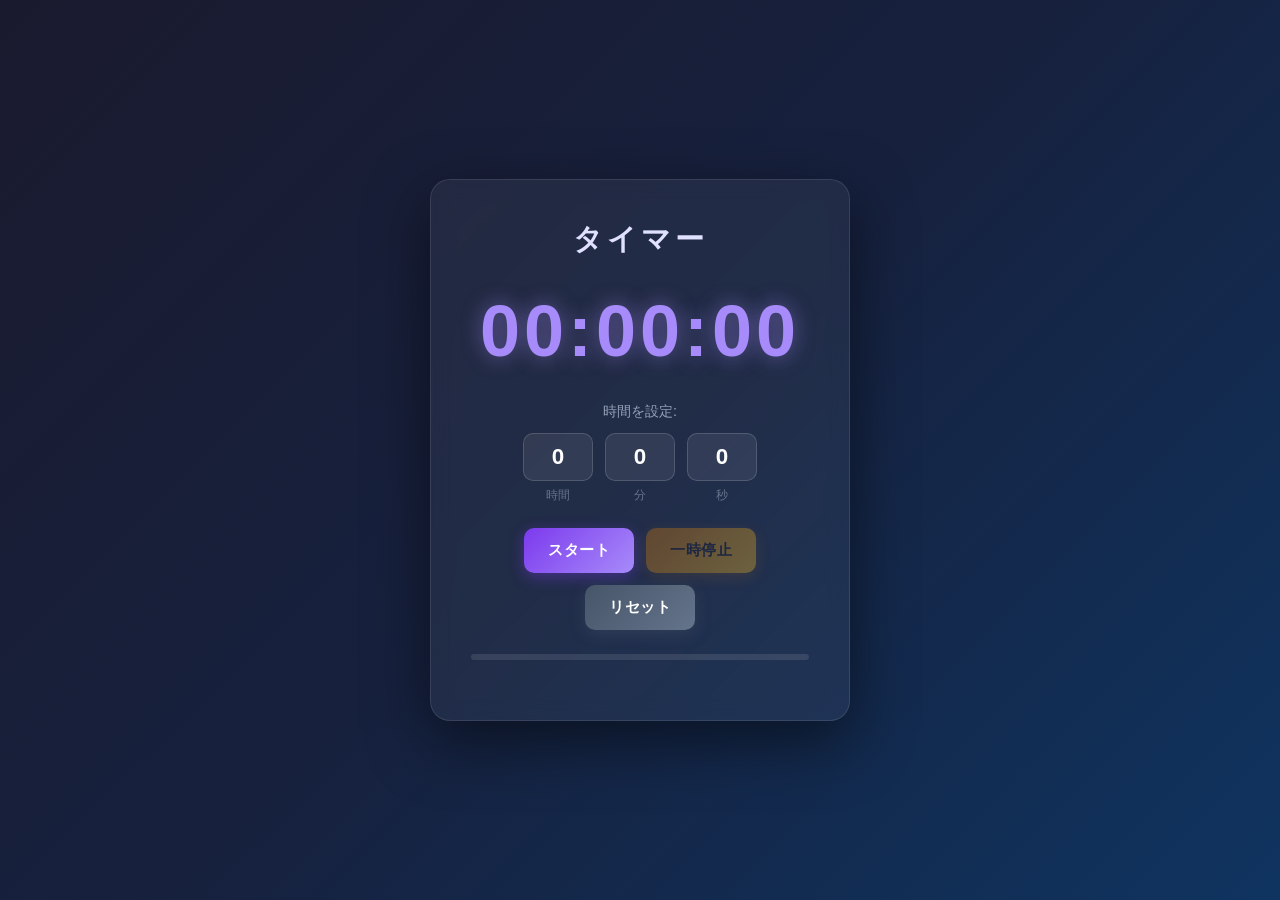
<file: index.html>
<!DOCTYPE html>
<html lang="ja">
<head>
  <meta charset="UTF-8">
  <meta name="viewport" content="width=device-width, initial-scale=1.0">
  <title>タイマーアプリ</title>
  <link rel="stylesheet" href="style.css">
</head>
<body>
  <div class="container">
    <h1>タイマー</h1>

    <div class="display" id="display">00:00:00</div>

    <div class="input-section">
      <label>時間を設定:</label>
      <div class="time-inputs">
        <div class="time-input-group">
          <input type="number" id="hours" min="0" max="99" value="0">
          <label for="hours">時間</label>
        </div>
        <div class="time-input-group">
          <input type="number" id="minutes" min="0" max="59" value="0">
          <label for="minutes">分</label>
        </div>
        <div class="time-input-group">
          <input type="number" id="seconds" min="0" max="59" value="0">
          <label for="seconds">秒</label>
        </div>
      </div>
    </div>

    <div class="controls">
      <button id="startBtn" class="btn btn-start">スタート</button>
      <button id="pauseBtn" class="btn btn-pause" disabled>一時停止</button>
      <button id="resetBtn" class="btn btn-reset">リセット</button>
    </div>

    <div class="progress-container">
      <div class="progress-bar" id="progressBar"></div>
    </div>

    <div id="message" class="message hidden">⏰ 時間になりました！</div>
  </div>

  <script src="timer.js"></script>
</body>
</html>
</file>
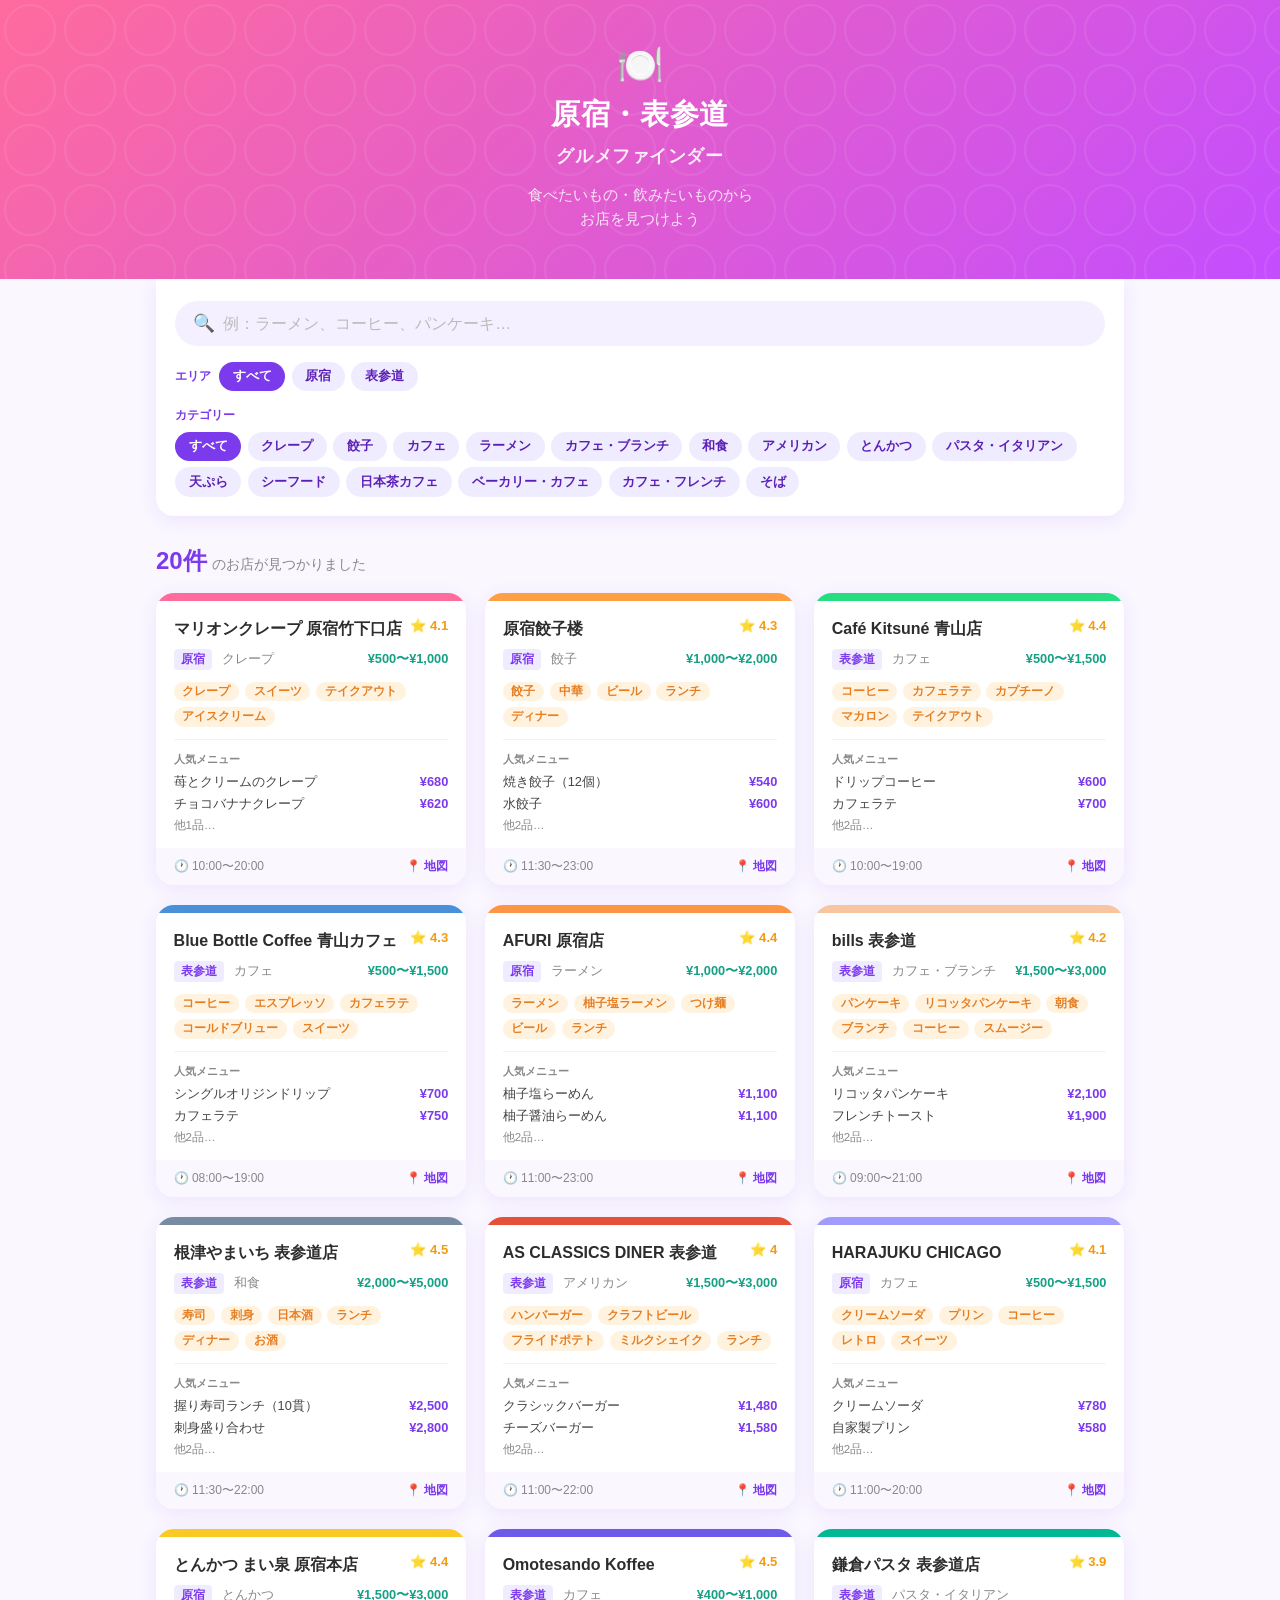
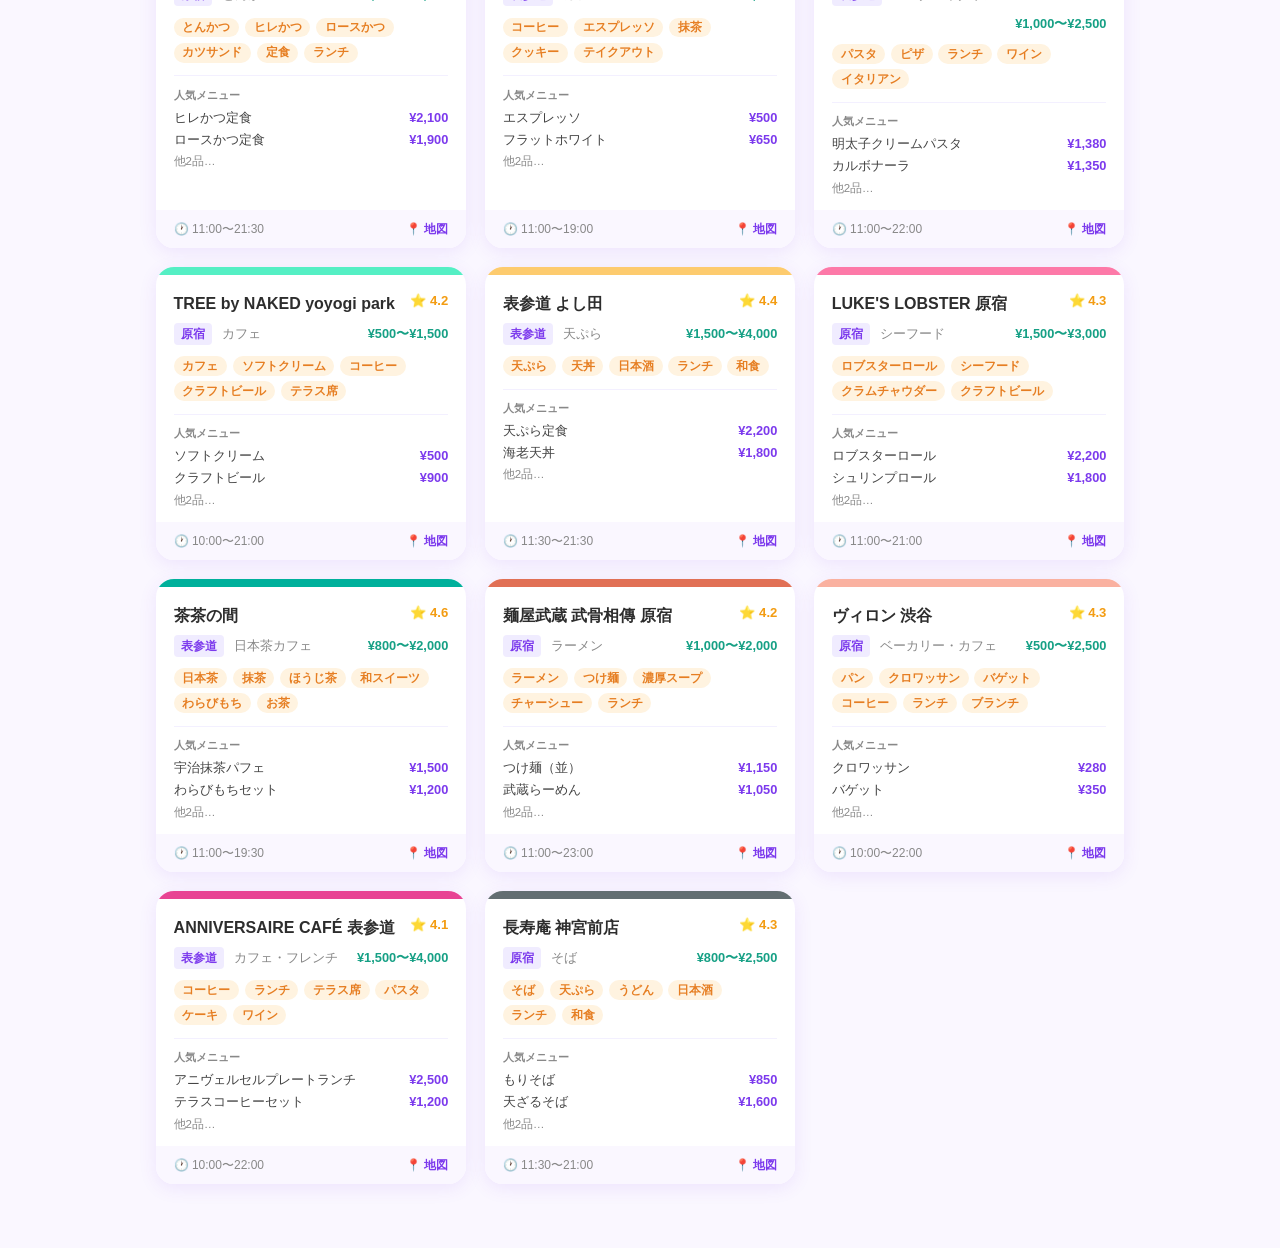
<file: harajuku-finder/index.html>
<!DOCTYPE html>
<html lang="ja">
<head>
  <meta charset="UTF-8">
  <meta name="viewport" content="width=device-width, initial-scale=1.0">
  <title>原宿・表参道 グルメファインダー</title>
  <link rel="stylesheet" href="style.css">
</head>
<body>
  <header class="header">
    <div class="header-inner">
      <h1 class="header-title">
        <span class="header-icon">🍽️</span>
        原宿・表参道<br><small>グルメファインダー</small>
      </h1>
      <p class="header-sub">食べたいもの・飲みたいものから<br>お店を見つけよう</p>
    </div>
  </header>

  <main class="main">
    <section class="search-section">
      <div class="search-box-wrap">
        <span class="search-icon">🔍</span>
        <input
          type="text"
          id="searchInput"
          class="search-input"
          placeholder="例：ラーメン、コーヒー、パンケーキ…"
          autocomplete="off"
        >
        <button class="search-clear" id="searchClear" aria-label="クリア">✕</button>
      </div>

      <div class="filter-row">
        <div class="filter-group">
          <span class="filter-label">エリア</span>
          <div class="filter-chips" id="areaChips">
            <button class="chip chip--active" data-area="all">すべて</button>
            <button class="chip" data-area="原宿">原宿</button>
            <button class="chip" data-area="表参道">表参道</button>
          </div>
        </div>

        <div class="filter-group">
          <span class="filter-label">カテゴリー</span>
          <div class="filter-chips" id="categoryChips">
            <button class="chip chip--active" data-category="all">すべて</button>
          </div>
        </div>
      </div>
    </section>

    <section class="results-section">
      <div class="results-header">
        <span id="resultsCount" class="results-count">0件</span>
        <span class="results-label">のお店が見つかりました</span>
      </div>
      <div id="restaurantGrid" class="restaurant-grid"></div>
      <div id="emptyState" class="empty-state hidden">
        <div class="empty-icon">😔</div>
        <p>条件に合うお店が見つかりませんでした</p>
        <button class="reset-btn" id="resetBtn">条件をリセット</button>
      </div>
    </section>
  </main>

  <!-- Modal -->
  <div id="modal" class="modal-overlay hidden" role="dialog" aria-modal="true">
    <div class="modal-content">
      <button class="modal-close" id="modalClose" aria-label="閉じる">✕</button>
      <div id="modalBody"></div>
    </div>
  </div>

  <script src="app.js"></script>
</body>
</html>
</file>
<file: style.css>
:root {
  --bg-gradient: linear-gradient(135deg, #1a1a2e, #16213e, #0f3460);
  --accent-purple: #a78bfa;
  --accent-purple-dark: #7c3aed;
  --accent-green: #34d399;
  --accent-green-dark: #059669;
  --accent-red: #f87171;
  --text-light: #e0e0ff;
  --text-muted: #94a3b8;
  --text-dim: #64748b;
  --glass-bg: rgba(255, 255, 255, 0.05);
  --glass-border: rgba(255, 255, 255, 0.1);
}

* {
  margin: 0;
  padding: 0;
  box-sizing: border-box;
}

body {
  font-family: 'Segoe UI', Tahoma, Geneva, Verdana, sans-serif;
  background: var(--bg-gradient);
  min-height: 100vh;
  display: flex;
  align-items: center;
  justify-content: center;
  color: #fff;
}

.container {
  background: var(--glass-bg);
  backdrop-filter: blur(10px);
  border: 1px solid var(--glass-border);
  border-radius: 20px;
  padding: 40px;
  width: 420px;
  max-width: 90%;
  text-align: center;
  box-shadow: 0 20px 60px rgba(0, 0, 0, 0.5);
}

h1 {
  font-size: 1.8rem;
  margin-bottom: 30px;
  color: var(--text-light);
  letter-spacing: 4px;
  text-transform: uppercase;
}

.display {
  font-size: 4.5rem;
  font-weight: 700;
  font-variant-numeric: tabular-nums;
  letter-spacing: 4px;
  margin-bottom: 30px;
  color: var(--accent-purple);
  text-shadow: 0 0 20px rgba(167, 139, 250, 0.5);
  transition: color 0.3s;
}

.display.running {
  color: var(--accent-green);
  text-shadow: 0 0 20px rgba(52, 211, 153, 0.5);
}

.display.finished {
  color: var(--accent-red);
  text-shadow: 0 0 20px rgba(248, 113, 113, 0.5);
  animation: pulse 0.8s ease-in-out infinite;
}

@keyframes pulse {
  0%, 100% { transform: scale(1); }
  50% { transform: scale(1.05); }
}

.input-section {
  margin-bottom: 24px;
}

.input-section > label {
  display: block;
  margin-bottom: 12px;
  color: var(--text-muted);
  font-size: 0.9rem;
}

.time-inputs {
  display: flex;
  justify-content: center;
  gap: 12px;
}

.time-input-group {
  display: flex;
  flex-direction: column;
  align-items: center;
  gap: 6px;
}

.time-input-group input {
  width: 70px;
  padding: 10px;
  text-align: center;
  font-size: 1.4rem;
  font-weight: 600;
  background: rgba(255, 255, 255, 0.08);
  border: 1px solid rgba(255, 255, 255, 0.15);
  border-radius: 10px;
  color: #fff;
  outline: none;
  transition: border-color 0.2s, background 0.2s;
}

.time-input-group input:focus:not(:disabled) {
  border-color: var(--accent-purple);
  background: rgba(167, 139, 250, 0.1);
}

.time-input-group input:disabled {
  opacity: 0.4;
  cursor: not-allowed;
}

.time-input-group input::-webkit-outer-spin-button,
.time-input-group input::-webkit-inner-spin-button {
  -webkit-appearance: none;
  margin: 0;
}

.time-input-group input[type="number"] {
  -moz-appearance: textfield;
}

.time-input-group label {
  font-size: 0.75rem;
  color: var(--text-dim);
}

.controls {
  display: flex;
  justify-content: center;
  gap: 12px;
  margin-bottom: 24px;
  flex-wrap: wrap;
}

.btn {
  padding: 12px 24px;
  font-size: 0.95rem;
  font-weight: 600;
  border: none;
  border-radius: 10px;
  cursor: pointer;
  transition: transform 0.1s, opacity 0.2s, box-shadow 0.2s;
  letter-spacing: 0.5px;
}

.btn:active:not(:disabled) {
  transform: scale(0.96);
}

.btn:disabled {
  opacity: 0.35;
  cursor: not-allowed;
}

.btn-start {
  background: linear-gradient(135deg, var(--accent-purple-dark), var(--accent-purple));
  color: #fff;
  box-shadow: 0 4px 15px rgba(124, 58, 237, 0.4);
}

.btn-start:hover:not(:disabled) {
  box-shadow: 0 6px 20px rgba(124, 58, 237, 0.6);
}

.btn-pause {
  background: linear-gradient(135deg, #d97706, #fbbf24);
  color: #1a1a2e;
  box-shadow: 0 4px 15px rgba(217, 119, 6, 0.4);
}

.btn-pause:hover:not(:disabled) {
  box-shadow: 0 6px 20px rgba(217, 119, 6, 0.6);
}

.btn-reset {
  background: linear-gradient(135deg, #475569, #64748b);
  color: #fff;
  box-shadow: 0 4px 15px rgba(71, 85, 105, 0.4);
}

.btn-reset:hover:not(:disabled) {
  box-shadow: 0 6px 20px rgba(71, 85, 105, 0.6);
}

.progress-container {
  height: 6px;
  background: rgba(255, 255, 255, 0.1);
  border-radius: 3px;
  overflow: hidden;
  margin-bottom: 20px;
}

.progress-bar {
  height: 100%;
  width: 0%;
  background: linear-gradient(90deg, var(--accent-purple-dark), var(--accent-purple));
  border-radius: 3px;
  transition: width 1s linear, background 0.3s;
}

.progress-bar.running {
  background: linear-gradient(90deg, var(--accent-green-dark), var(--accent-green));
}

.message {
  font-size: 1.2rem;
  font-weight: 600;
  color: var(--accent-red);
  padding: 12px;
  border-radius: 10px;
  background: rgba(248, 113, 113, 0.1);
  border: 1px solid rgba(248, 113, 113, 0.3);
  animation: fadeIn 0.4s ease;
}

.hidden {
  display: none;
}

@keyframes fadeIn {
  from { opacity: 0; transform: translateY(8px); }
  to { opacity: 1; transform: translateY(0); }
}

@media (max-width: 480px) {
  .container {
    padding: 24px;
  }
  h1 {
    font-size: 1.4rem;
  }
  .display {
    font-size: 3.2rem;
  }
  .time-input-group input {
    width: 60px;
    font-size: 1.2rem;
  }
  .btn {
    padding: 10px 18px;
    font-size: 0.9rem;
  }
}
</file>
<file: harajuku-finder/style.css>
/* ===== Reset & Base ===== */
*, *::before, *::after { box-sizing: border-box; margin: 0; padding: 0; }

:root {
  --bg: #faf7ff;
  --header-from: #ff6b9d;
  --header-to: #c44dff;
  --text: #2d2d2d;
  --text-muted: #888;
  --chip-bg: #f0ecff;
  --chip-active-bg: #7c3aed;
  --chip-active-text: #fff;
  --card-bg: #ffffff;
  --shadow: 0 4px 18px rgba(124,58,237,.10);
  --shadow-hover: 0 10px 32px rgba(124,58,237,.20);
  --radius: 18px;
  --radius-sm: 10px;
}

body {
  background: var(--bg);
  color: var(--text);
  font-family: 'Hiragino Sans', 'Hiragino Kaku Gothic ProN', 'Noto Sans JP', sans-serif;
  min-height: 100vh;
}

/* ===== Header ===== */
.header {
  background: linear-gradient(135deg, var(--header-from), var(--header-to));
  color: #fff;
  padding: 2.5rem 1.5rem 3rem;
  text-align: center;
  position: relative;
  overflow: hidden;
}
.header::before {
  content: '';
  position: absolute;
  inset: 0;
  background: url("data:image/svg+xml,%3Csvg xmlns='http://www.w3.org/2000/svg' width='60' height='60'%3E%3Ccircle cx='30' cy='30' r='25' fill='none' stroke='rgba(255,255,255,.08)' stroke-width='2'/%3E%3C/svg%3E") repeat;
}
.header-inner { position: relative; }
.header-icon { font-size: 2.4rem; display: block; margin-bottom: .4rem; }
.header-title { font-size: 1.8rem; font-weight: 900; line-height: 1.3; letter-spacing: .02em; }
.header-title small { font-size: 1.1rem; font-weight: 600; opacity: .9; }
.header-sub { margin-top: .8rem; font-size: .92rem; opacity: .85; line-height: 1.6; }

/* ===== Main ===== */
.main { max-width: 1000px; margin: 0 auto; padding: 0 1rem 4rem; }

/* ===== Search Section ===== */
.search-section {
  background: #fff;
  border-radius: 0 0 var(--radius) var(--radius);
  padding: 1.4rem 1.2rem 1.2rem;
  box-shadow: var(--shadow);
  margin-bottom: 1.8rem;
}

.search-box-wrap {
  position: relative;
  display: flex;
  align-items: center;
  background: #f4f0ff;
  border-radius: 50px;
  padding: .6rem 1rem;
  gap: .5rem;
  border: 2px solid transparent;
  transition: border-color .2s;
}
.search-box-wrap:focus-within { border-color: #7c3aed; }

.search-icon { font-size: 1.1rem; flex-shrink: 0; }
.search-input {
  flex: 1;
  border: none;
  background: transparent;
  font-size: 1rem;
  color: var(--text);
  outline: none;
  min-width: 0;
}
.search-input::placeholder { color: #bbb; }
.search-clear {
  background: none;
  border: none;
  font-size: .85rem;
  color: #bbb;
  cursor: pointer;
  padding: .2rem .4rem;
  border-radius: 50%;
  transition: background .15s, color .15s;
  flex-shrink: 0;
}
.search-clear:hover { background: #e0d6ff; color: #7c3aed; }
.search-clear.hidden { visibility: hidden; }

/* ===== Filter Row ===== */
.filter-row {
  display: flex;
  flex-wrap: wrap;
  gap: 1rem;
  margin-top: 1rem;
}
.filter-group { display: flex; align-items: center; gap: .5rem; flex-wrap: wrap; }
.filter-label { font-size: .78rem; font-weight: 700; color: #7c3aed; white-space: nowrap; }
.filter-chips { display: flex; flex-wrap: wrap; gap: .4rem; }

.chip {
  background: var(--chip-bg);
  color: #5b21b6;
  border: none;
  border-radius: 50px;
  padding: .35rem .85rem;
  font-size: .82rem;
  font-weight: 600;
  cursor: pointer;
  transition: background .15s, color .15s, transform .1s;
  white-space: nowrap;
}
.chip:hover { background: #ddd6fe; transform: translateY(-1px); }
.chip--active { background: var(--chip-active-bg); color: var(--chip-active-text); }
.chip--active:hover { background: #6d28d9; }

/* ===== Results Header ===== */
.results-section { margin-top: .5rem; }
.results-header { display: flex; align-items: baseline; gap: .3rem; margin-bottom: 1rem; }
.results-count { font-size: 1.5rem; font-weight: 900; color: #7c3aed; }
.results-label { font-size: .9rem; color: var(--text-muted); }

/* ===== Restaurant Grid ===== */
.restaurant-grid {
  display: grid;
  grid-template-columns: repeat(auto-fill, minmax(280px, 1fr));
  gap: 1.2rem;
}

/* ===== Restaurant Card ===== */
.card {
  background: var(--card-bg);
  border-radius: var(--radius);
  box-shadow: var(--shadow);
  overflow: hidden;
  cursor: pointer;
  transition: transform .2s, box-shadow .2s;
  display: flex;
  flex-direction: column;
}
.card:hover { transform: translateY(-4px); box-shadow: var(--shadow-hover); }

.card-banner {
  height: 8px;
}

.card-body { padding: 1.1rem 1.1rem .9rem; flex: 1; }

.card-top {
  display: flex;
  align-items: flex-start;
  justify-content: space-between;
  gap: .5rem;
  margin-bottom: .5rem;
}
.card-name { font-size: 1rem; font-weight: 800; line-height: 1.4; flex: 1; }
.card-rating {
  display: flex;
  align-items: center;
  gap: .2rem;
  font-size: .82rem;
  font-weight: 700;
  color: #f39c12;
  white-space: nowrap;
  flex-shrink: 0;
}

.card-meta {
  display: flex;
  align-items: center;
  gap: .6rem;
  margin-bottom: .7rem;
  flex-wrap: wrap;
}
.card-area {
  font-size: .75rem;
  background: #f0ecff;
  color: #7c3aed;
  border-radius: 4px;
  padding: .15rem .45rem;
  font-weight: 600;
}
.card-category { font-size: .8rem; color: var(--text-muted); }
.card-price { font-size: .8rem; color: #16a085; font-weight: 600; margin-left: auto; }

.card-tags {
  display: flex;
  flex-wrap: wrap;
  gap: .35rem;
  margin-bottom: .8rem;
}
.card-tag {
  font-size: .72rem;
  background: #fff3e0;
  color: #e67e22;
  border-radius: 50px;
  padding: .15rem .55rem;
  font-weight: 600;
}
.card-tag--match {
  background: #ffeef8;
  color: #e84393;
  outline: 1.5px solid #e84393;
}

.card-menu-preview { border-top: 1px solid #f3f0ff; padding-top: .7rem; }
.card-menu-label { font-size: .7rem; color: var(--text-muted); margin-bottom: .3rem; font-weight: 600; }
.card-menu-item {
  display: flex;
  justify-content: space-between;
  font-size: .8rem;
  padding: .15rem 0;
  color: #444;
}
.card-menu-price { color: #7c3aed; font-weight: 600; white-space: nowrap; }
.card-menu-more { font-size: .72rem; color: var(--text-muted); margin-top: .2rem; }

.card-footer {
  background: #faf7ff;
  padding: .65rem 1.1rem;
  display: flex;
  align-items: center;
  justify-content: space-between;
}
.card-hours { font-size: .75rem; color: var(--text-muted); }
.card-map-link {
  font-size: .75rem;
  color: #7c3aed;
  font-weight: 700;
  text-decoration: none;
  display: flex;
  align-items: center;
  gap: .2rem;
}
.card-map-link:hover { text-decoration: underline; }

/* ===== Empty State ===== */
.empty-state {
  text-align: center;
  padding: 3rem 1rem;
  color: var(--text-muted);
}
.empty-icon { font-size: 3rem; margin-bottom: 1rem; }
.empty-state p { font-size: 1rem; margin-bottom: 1.2rem; }
.reset-btn {
  background: #7c3aed;
  color: #fff;
  border: none;
  border-radius: 50px;
  padding: .6rem 1.8rem;
  font-size: .9rem;
  font-weight: 700;
  cursor: pointer;
  transition: background .15s;
}
.reset-btn:hover { background: #6d28d9; }

/* ===== Modal ===== */
.modal-overlay {
  position: fixed;
  inset: 0;
  background: rgba(0,0,0,.5);
  display: flex;
  align-items: flex-end;
  justify-content: center;
  z-index: 100;
  padding: 1rem;
  backdrop-filter: blur(4px);
}
@media (min-width: 600px) {
  .modal-overlay { align-items: center; }
}
.modal-overlay.hidden { display: none; }

.modal-content {
  background: #fff;
  border-radius: var(--radius);
  width: 100%;
  max-width: 560px;
  max-height: 88vh;
  overflow-y: auto;
  position: relative;
  box-shadow: 0 20px 60px rgba(0,0,0,.25);
  animation: slideUp .25s ease-out;
}
@keyframes slideUp {
  from { transform: translateY(40px); opacity: 0; }
  to { transform: translateY(0); opacity: 1; }
}

.modal-close {
  position: sticky;
  top: .8rem;
  float: right;
  margin: .8rem .8rem 0 0;
  background: #f0ecff;
  border: none;
  border-radius: 50%;
  width: 2rem;
  height: 2rem;
  font-size: .85rem;
  cursor: pointer;
  color: #7c3aed;
  font-weight: 700;
  z-index: 1;
  transition: background .15s;
}
.modal-close:hover { background: #ddd6fe; }

/* Modal body */
.modal-banner { height: 12px; border-radius: var(--radius) var(--radius) 0 0; }
.modal-inner { padding: 1.2rem 1.4rem 1.8rem; }
.modal-category-chip {
  display: inline-block;
  font-size: .75rem;
  font-weight: 700;
  color: #7c3aed;
  background: #f0ecff;
  border-radius: 4px;
  padding: .15rem .45rem;
  margin-bottom: .5rem;
}
.modal-name { font-size: 1.4rem; font-weight: 900; margin-bottom: .4rem; line-height: 1.3; }
.modal-row {
  display: flex;
  align-items: center;
  gap: .8rem;
  margin-bottom: .7rem;
  flex-wrap: wrap;
}
.modal-rating { font-size: 1rem; color: #f39c12; font-weight: 700; }
.modal-price { font-size: .9rem; color: #16a085; font-weight: 700; }
.modal-area-badge {
  font-size: .8rem;
  background: #f0ecff;
  color: #7c3aed;
  border-radius: 50px;
  padding: .2rem .7rem;
  font-weight: 700;
}
.modal-tags { display: flex; flex-wrap: wrap; gap: .4rem; margin-bottom: 1rem; }
.modal-tag {
  font-size: .78rem;
  background: #fff3e0;
  color: #e67e22;
  border-radius: 50px;
  padding: .2rem .7rem;
  font-weight: 600;
}
.modal-section-title {
  font-size: .82rem;
  font-weight: 800;
  color: #7c3aed;
  text-transform: uppercase;
  letter-spacing: .08em;
  margin-bottom: .6rem;
}
.modal-menu-list { list-style: none; margin-bottom: 1.2rem; }
.modal-menu-list li {
  display: flex;
  justify-content: space-between;
  padding: .55rem 0;
  border-bottom: 1px solid #f3f0ff;
  font-size: .88rem;
}
.modal-menu-list li:last-child { border-bottom: none; }
.modal-menu-name { color: #333; }
.modal-menu-price { color: #7c3aed; font-weight: 700; white-space: nowrap; }
.modal-info-grid {
  display: grid;
  grid-template-columns: auto 1fr;
  gap: .5rem .8rem;
  font-size: .85rem;
  margin-bottom: 1.2rem;
}
.modal-info-key { color: var(--text-muted); font-weight: 600; white-space: nowrap; }
.modal-info-val { color: #333; }
.modal-map-btn {
  display: block;
  width: 100%;
  background: linear-gradient(135deg, #7c3aed, #e84393);
  color: #fff;
  border: none;
  border-radius: 50px;
  padding: .85rem;
  font-size: .95rem;
  font-weight: 800;
  text-align: center;
  cursor: pointer;
  text-decoration: none;
  transition: opacity .15s, transform .15s;
}
.modal-map-btn:hover { opacity: .9; transform: translateY(-1px); }

/* ===== Utilities ===== */
.hidden { display: none !important; }

/* ===== Responsive ===== */
@media (max-width: 480px) {
  .header { padding: 2rem 1rem 2.5rem; }
  .header-title { font-size: 1.5rem; }
  .restaurant-grid { grid-template-columns: 1fr; }
  .filter-row { flex-direction: column; }
}
</file>
